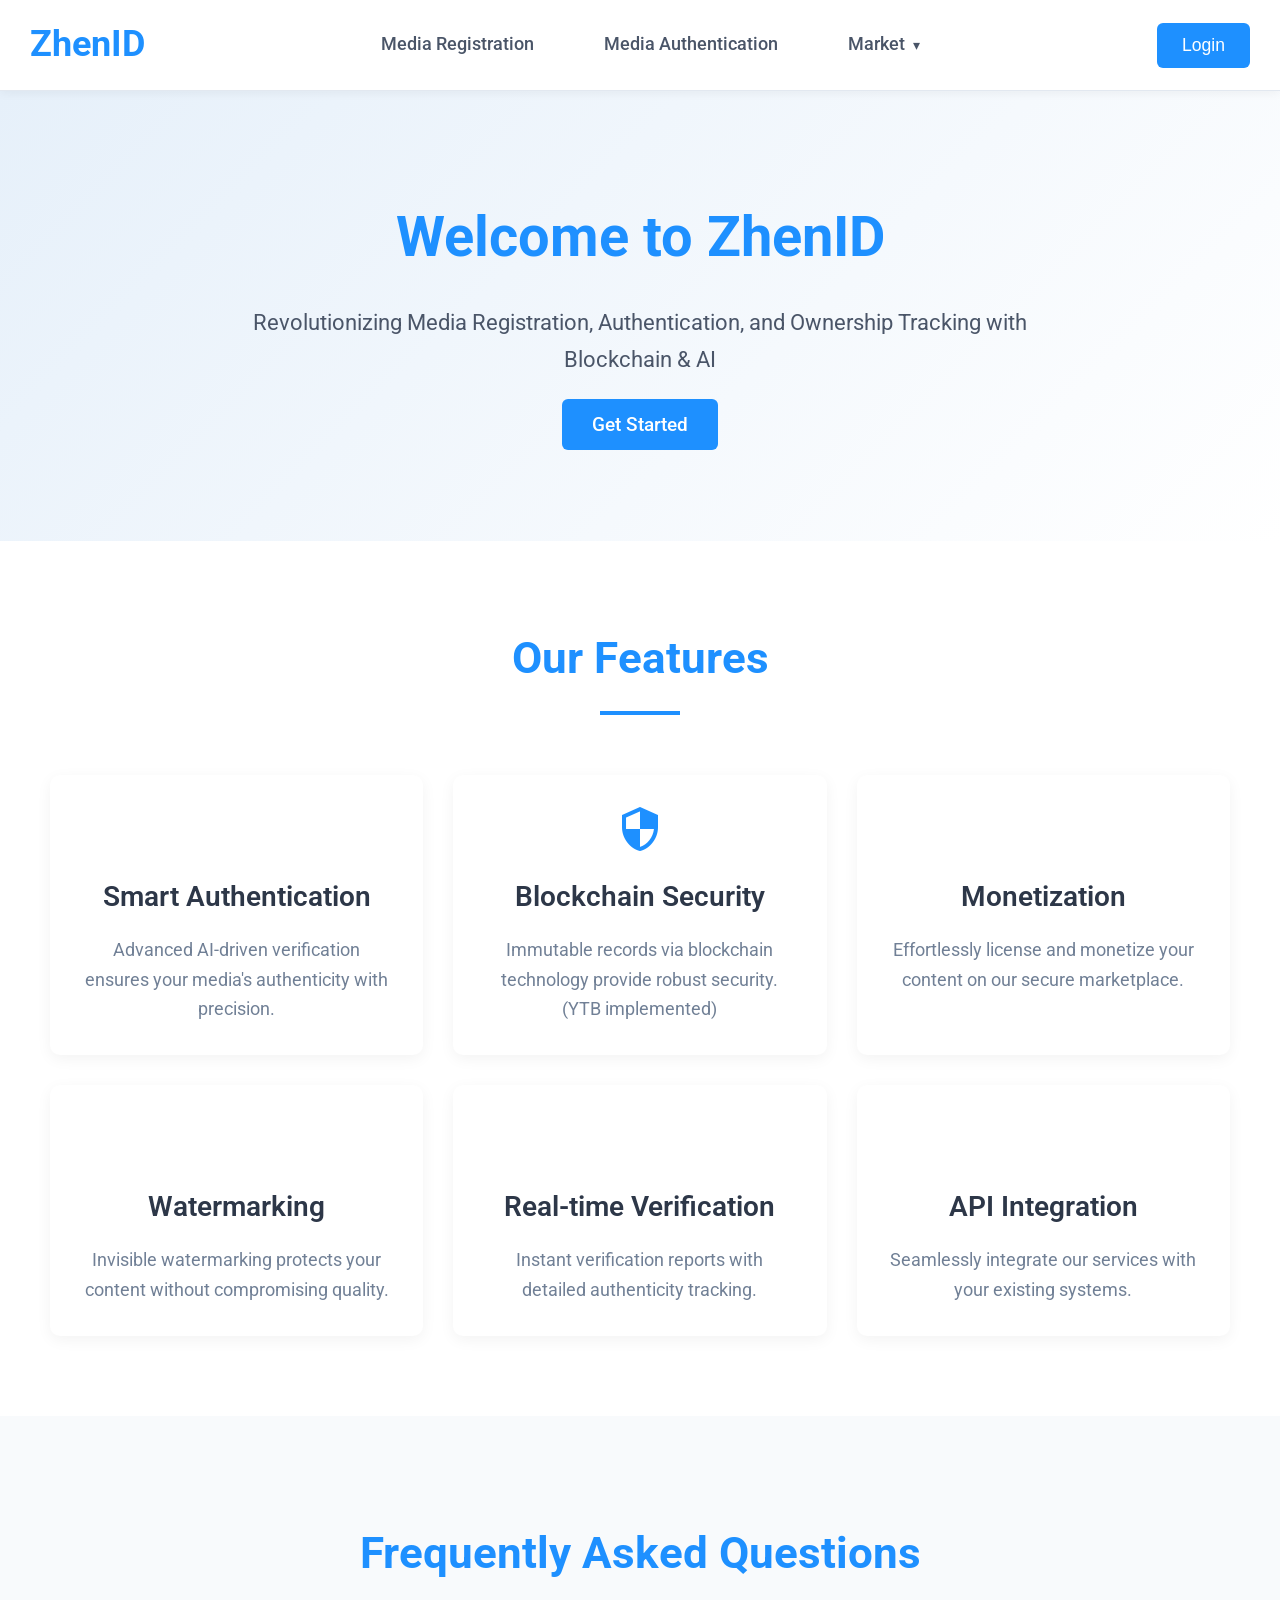
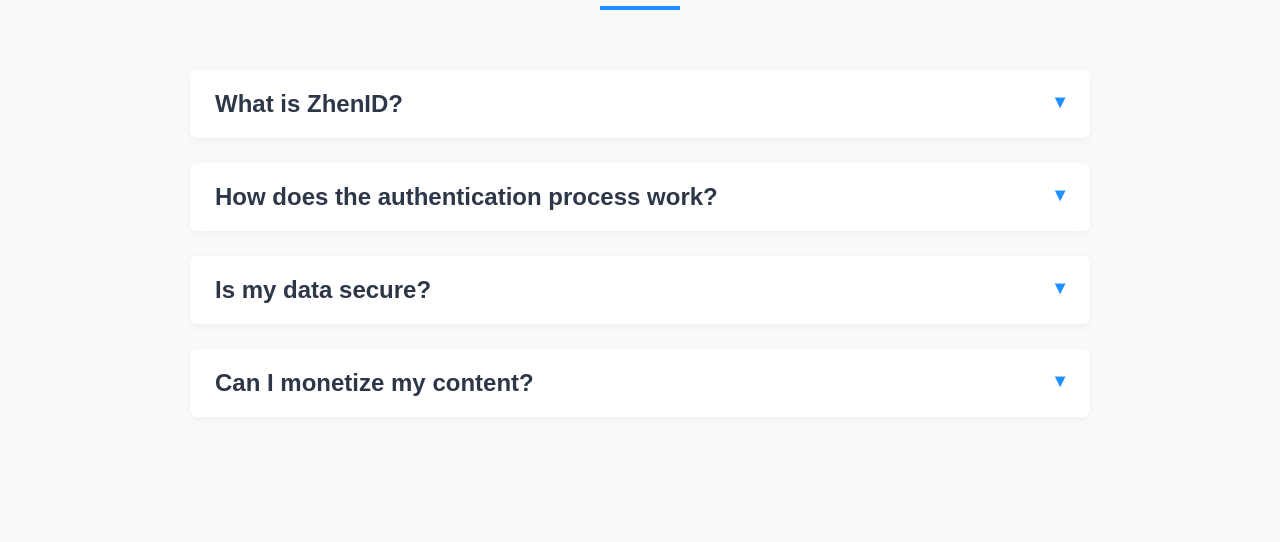
<file: index.html>
<!DOCTYPE html>
<html lang="en">
<head>
  <meta charset="UTF-8">
  <meta name="viewport" content="width=device-width, initial-scale=1">
  <title>ZhenID - Home</title>
  <!-- Google Fonts and Material Icons -->
  <link href="https://fonts.googleapis.com/css2?family=Roboto:wght@300;400;500;700&display=swap" rel="stylesheet">
  <link href="https://fonts.googleapis.com/icon?family=Material+Icons" rel="stylesheet">
  <style>
    /* =========================================
       Global Reset & Base Styles
    ========================================= */
    * {
      box-sizing: border-box;
      margin: 0;
      padding: 0;
    }
    body {
      font-family: 'Roboto', sans-serif;
      background-color: #f8fafc;
      color: #2d3748;
      line-height: 1.7;
      padding-top: 90px; /* Space for fixed navbar */
    }
    a {
      text-decoration: none;
      color: inherit;
    }
    .container {
      max-width: 1280px;
      margin: 0 auto;
      padding: 0 30px;
    }

    /* =========================================
       Navbar Styles (Fixed)
    ========================================= */
    .navbar {
      position: fixed;
      top: 0;
      left: 0;
      width: 100%;
      background: #ffffff;
      border-bottom: 1px solid #e2e8f0;
      box-shadow: 0 2px 10px rgba(0,0,0,0.05);
      z-index: 1000;
    }
    .navbar .container {
      height: 90px;
      display: flex;
      align-items: center;
      justify-content: space-between;
    }
    .logo h1 {
      font-size: 2.25rem;
      font-weight: 700;
      color: #1e90ff;
    }
    .nav-list {
      list-style: none;
      display: flex;
      align-items: center;
      gap: 50px;
    }
    .nav-link {
      font-size: 1.1rem;
      font-weight: 500;
      color: #4a5568;
      padding: 10px;
      transition: color 0.3s ease;
    }
    .nav-link:hover,
    .nav-link.active {
      color: #1e90ff;
    }
    .dropdown {
      position: relative;
    }
    .dropdown-toggle::after {
      content: ' ▾';
      font-size: 0.9rem;
      margin-left: 5px;
    }
    .dropdown-menu {
      position: absolute;
      top: 100%;
      left: 0;
      background: #ffffff;
      border: 1px solid #e2e8f0;
      box-shadow: 0 4px 12px rgba(0,0,0,0.1);
      display: none;
      list-style: none;
      padding: 10px 0;
      min-width: 150px;
      z-index: 1000;
    }
    .dropdown-menu li a {
      padding: 10px 20px;
      font-size: 1rem;
      color: #4a5568;
      transition: background-color 0.3s ease;
    }
    .dropdown-menu li a:hover {
      background-color: #edf2f7;
    }
    .dropdown:hover .dropdown-menu {
      display: block;
    }
    .nav-actions .btn-login {
      background-color: #1e90ff;
      color: #ffffff;
      border: none;
      padding: 12px 25px;
      border-radius: 6px;
      font-size: 1.1rem;
      font-weight: 500;
      cursor: pointer;
      transition: background-color 0.3s ease, transform 0.2s ease;
    }
    .nav-actions .btn-login:hover {
      background-color: #1c86ee;
      transform: translateY(-2px);
    }

    /* =========================================
       Hero Section
    ========================================= */
    .hero-section {
      background: linear-gradient(135deg, #e6f0fa 0%, #ffffff 100%);
      padding: 100px 20px;
      text-align: center;
      animation: fadeIn 1s ease-in forwards;
    }
    .hero-content h1 {
      font-size: 3.5rem;
      font-weight: 700;
      color: #1e90ff;
      margin-bottom: 20px;
    }
    .hero-content .lead {
      font-size: 1.35rem;
      color: #4a5568;
      max-width: 800px;
      margin: 0 auto 30px;
    }
    .btn-primary {
      background-color: #1e90ff;
      color: #ffffff;
      padding: 14px 30px;
      border-radius: 6px;
      font-size: 1.2rem;
      font-weight: 500;
      transition: background-color 0.3s ease, transform 0.2s ease;
    }
    .btn-primary:hover {
      background-color: #1c86ee;
      transform: translateY(-2px);
    }

    /* =========================================
       Features Section
    ========================================= */
    .features-section {
      padding: 80px 20px;
      background-color: #ffffff;
      animation: fadeIn 1s ease-in forwards;
      animation-delay: 0.5s;
    }
    .section-title {
      font-size: 2.75rem;
      font-weight: 700;
      color: #1e90ff;
      text-align: center;
      margin-bottom: 60px;
    }
    .section-title::after {
      content: '';
      display: block;
      width: 80px;
      height: 4px;
      background-color: #1e90ff;
      margin: 15px auto 0;
    }
    .feature-grid {
      display: grid;
      grid-template-columns: repeat(auto-fit, minmax(280px, 1fr));
      gap: 30px;
      max-width: 1200px;
      margin: 0 auto;
    }
    .feature-card {
      background-color: #ffffff;
      border-radius: 10px;
      padding: 30px;
      box-shadow: 0 4px 15px rgba(0,0,0,0.05);
      text-align: center;
      transition: transform 0.3s ease, box-shadow 0.3s ease;
    }
    .feature-card:hover {
      transform: translateY(-8px);
      box-shadow: 0 6px 20px rgba(0,0,0,0.1);
    }
    .feature-icon {
      font-size: 3rem;
      color: #1e90ff;
      margin-bottom: 20px;
    }
    .feature-title {
      font-size: 1.75rem;
      font-weight: 600;
      color: #2d3748;
      margin-bottom: 15px;
    }
    .feature-description {
      font-size: 1.1rem;
      color: #718096;
    }

    /* =========================================
       FAQ Section
    ========================================= */
    .faq-section {
      padding: 100px 20px;
      background-color: #f8fafc;
      animation: fadeIn 1s ease-in forwards;
      animation-delay: 1s;
    }
    .faq-accordion {
      max-width: 900px;
      margin: 0 auto;
    }
    .faq-item {
      margin-bottom: 25px;
      background-color: #ffffff;
      border-radius: 8px;
      box-shadow: 0 2px 10px rgba(0,0,0,0.05);
      overflow: hidden;
    }
    .faq-question {
      background-color: #ffffff;
      color: #2d3748;
      border: none;
      padding: 20px 25px;
      width: 100%;
      text-align: left;
      font-size: 1.5rem;
      font-weight: 600;
      cursor: pointer;
      transition: background-color 0.3s ease;
      position: relative;
    }
    .faq-question:hover {
      background-color: #edf2f7;
    }
    .faq-question::after {
      content: '▾';
      position: absolute;
      right: 25px;
      font-size: 1.2rem;
      color: #1e90ff;
    }
    .faq-question.active::after {
      content: '▴';
    }
    .faq-answer {
      display: none;
      padding: 25px;
      font-size: 1.15rem;
      color: #4a5568;
      background-color: #f8fafc;
      border-top: 1px solid #e2e8f0;
    }

    /* =========================================
       Modal Styles
    ========================================= */
    .modal {
      display: none;
      position: fixed;
      z-index: 2000;
      left: 0;
      top: 0;
      width: 100%;
      height: 100%;
      background-color: rgba(0,0,0,0.5);
      align-items: center;
      justify-content: center;
    }
    .modal-content {
      background-color: #ffffff;
      border-radius: 10px;
      padding: 30px;
      max-width: 480px;
      width: 90%;
      position: relative;
    }
    .close-button {
      position: absolute;
      top: 15px;
      right: 20px;
      font-size: 2rem;
      color: #718096;
      cursor: pointer;
    }
    .modal-title {
      font-size: 2rem;
      font-weight: 700;
      color: #1e90ff;
      text-align: center;
      margin-bottom: 25px;
    }
    .form-group {
      margin-bottom: 20px;
    }
    .form-group label {
      display: block;
      margin-bottom: 8px;
      font-weight: 500;
      color: #4a5568;
    }
    .form-group input {
      width: 100%;
      padding: 12px 15px;
      border: 1px solid #e2e8f0;
      border-radius: 6px;
      font-size: 1rem;
    }
    .modal-footer {
      text-align: center;
      margin-top: 20px;
      font-size: 0.95rem;
    }
    .modal-footer a {
      color: #1e90ff;
      font-weight: 500;
    }

    /* =========================================
       Utility Classes
    ========================================= */
    .hidden {
      display: none;
    }

    /* =========================================
       Animations
    ========================================= */
    @keyframes fadeIn {
      from { opacity: 0; transform: translateY(20px); }
      to { opacity: 1; transform: translateY(0); }
    }
  </style>
</head>
<body>
  <header class="navbar">
    <div class="container">
      <div class="logo">
        <h1><a href="index.html">ZhenID</a></h1>
      </div>
      <nav class="nav">
        <ul class="nav-list">
          <li><a href="registration.html" class="nav-link">Media Registration</a></li>
          <li><a href="verification.html" class="nav-link">Media Authentication</a></li>
          <li class="dropdown">
            <a href="#" class="nav-link dropdown-toggle">Market</a>
            <ul class="dropdown-menu">
              <li><a href="market.html?type=rent" class="dropdown-link">Rent</a></li>
              <li><a href="market.html?type=buy" class="dropdown-link">Buy</a></li>
            </ul>
          </li>
        </ul>
      </nav>
      <div class="nav-actions">
        <button class="btn-login" onclick="openModal()">Login</button>
      </div>
    </div>
  </header>

  <!-- Main Content -->
  <main id="home" class="main-content">
    <!-- Hero Section -->
    <section class="hero-section">
      <div class="container">
        <div class="hero-content">
          <h1>Welcome to ZhenID</h1>
          <p class="lead">Revolutionizing Media Registration, Authentication, and Ownership Tracking with Blockchain & AI</p>
          <a href="registration.html" class="btn-primary">Get Started</a>
        </div>
      </div>
    </section>

    <!-- Features Section -->
    <section class="features-section">
      <div class="container">
        <h2 class="section-title">Our Features</h2>
        <div class="feature-grid">
          <div class="feature-card">
            <span class="material-icons feature-icon">verified</span>
            <h3 class="feature-title">Smart Authentication</h3>
            <p class="feature-description">Advanced AI-driven verification ensures your media's authenticity with precision.</p>
          </div>
          <div class="feature-card">
            <span class="material-icons feature-icon">security</span>
            <h3 class="feature-title">Blockchain Security</h3>
            <p class="feature-description">Immutable records via blockchain technology provide robust security.(YTB implemented)</p>
          </div>
          <div class="feature-card">
            <span class="material-icons feature-icon">currency_exchange</span>
            <h3 class="feature-title">Monetization</h3>
            <p class="feature-description">Effortlessly license and monetize your content on our secure marketplace.</p>
          </div>
          <div class="feature-card">
            <span class="material-icons feature-icon">water_drop</span>
            <h3 class="feature-title">Watermarking</h3>
            <p class="feature-description">Invisible watermarking protects your content without compromising quality.</p>
          </div>
          <div class="feature-card">
            <span class="material-icons feature-icon">speed</span>
            <h3 class="feature-title">Real-time Verification</h3>
            <p class="feature-description">Instant verification reports with detailed authenticity tracking.</p>
          </div>
          <div class="feature-card">
            <span class="material-icons feature-icon">api</span>
            <h3 class="feature-title">API Integration</h3>
            <p class="feature-description">Seamlessly integrate our services with your existing systems.</p>
          </div>
        </div>
      </div>
    </section>

    <!-- FAQ Section -->
    <section class="faq-section">
      <div class="container">
        <h2 class="section-title">Frequently Asked Questions</h2>
        <div class="faq-accordion">
          <div class="faq-item">
            <button class="faq-question">What is ZhenID?</button>
            <div class="faq-answer">
              <p>ZhenID is a platform that revolutionizes media registration, authentication, and ownership tracking using blockchain and AI technologies.</p>
            </div>
          </div>
          <div class="faq-item">
            <button class="faq-question">How does the authentication process work?</button>
            <div class="faq-answer">
              <p>Our advanced AI-driven verification ensures your media's authenticity with precision, providing real-time verification reports.</p>
            </div>
          </div>
          <div class="faq-item">
            <button class="faq-question">Is my data secure?</button>
            <div class="faq-answer">
              <p>Yes, we use blockchain technology to provide immutable records, ensuring robust security for your data.(for now its stored in csv file)</p>
            </div>
          </div>
          <div class="faq-item">
            <button class="faq-question">Can I monetize my content?</button>
            <div class="faq-answer">
              <p>Absolutely! ZhenID offers a secure marketplace where you can license and monetize your content effortlessly.Both rent and buy options are available</p>
            </div>
          </div>
        </div>
      </div>
    </section>
  </main>

  <!-- Login Modal -->
  <div id="loginModal" class="modal">
    <div class="modal-content">
      <span class="close-button" onclick="closeModal()">×</span>
      <div class="modal-body" id="loginFormContainer">
        <h2 class="modal-title">Login to ZhenID</h2>
        <form id="loginFormModal" onsubmit="event.preventDefault(); alert('Logged in successfully!'); closeModal();">
          <div class="form-group">
            <label for="modalUsername">Username or Email</label>
            <input type="text" id="modalUsername" placeholder="Enter your username or email" required>
          </div>
          <div class="form-group">
            <label for="modalPassword">Password</label>
            <input type="password" id="modalPassword" placeholder="Enter your password" required>
          </div>
          <button type="submit" class="btn-primary">Login</button>
        </form>
        <p class="modal-footer">Don't have an account? <a href="#" onclick="toggleModalForms(event)">Sign Up</a></p>
      </div>
      <div class="modal-body hidden" id="signupModal">
        <h2 class="modal-title">Sign Up for ZhenID</h2>
        <form id="signupFormModal" onsubmit="event.preventDefault(); alert('Account created successfully! Please log in.'); toggleModalForms(event);">
          <div class="form-group">
            <label for="modalNewUsername">Username or Email</label>
            <input type="text" id="modalNewUsername" placeholder="Enter your username or email" required>
          </div>
          <div class="form-group">
            <label for="modalNewPassword">Password</label>
            <input type="password" id="modalNewPassword" placeholder="Enter your password" required>
          </div>
          <div class="form-group">
            <label for="modalConfirmPassword">Confirm Password</label>
            <input type="password" id="modalConfirmPassword" placeholder="Confirm your password" required>
          </div>
          <button type="submit" class="btn-primary">Sign Up</button>
        </form>
        <p class="modal-footer">Already have an account? <a href="#" onclick="toggleModalForms(event)">Login</a></p>
      </div>
    </div>
  </div>

  <!-- JavaScript for Modal and FAQ Functionality -->
  <script>
    // Modal Functions
    function toggleModalForms(e) {
      e.preventDefault();
      document.getElementById("loginFormContainer").classList.toggle("hidden");
      document.getElementById("signupModal").classList.toggle("hidden");
    }

    function openModal() {
      document.getElementById("loginModal").style.display = "flex";
    }

    function closeModal() {
      document.getElementById("loginModal").style.display = "none";
    }

    window.addEventListener("click", function(event) {
      var modal = document.getElementById("loginModal");
      if (event.target === modal) closeModal();
    });

    // FAQ Accordion Functionality
    document.querySelectorAll('.faq-question').forEach(button => {
      button.addEventListener('click', () => {
        const answer = button.nextElementSibling;
        const isOpen = answer.style.display === 'block';
        answer.style.display = isOpen ? 'none' : 'block';
        button.classList.toggle('active', !isOpen);
      });
    });
  </script>
</body>
</html>
</file>
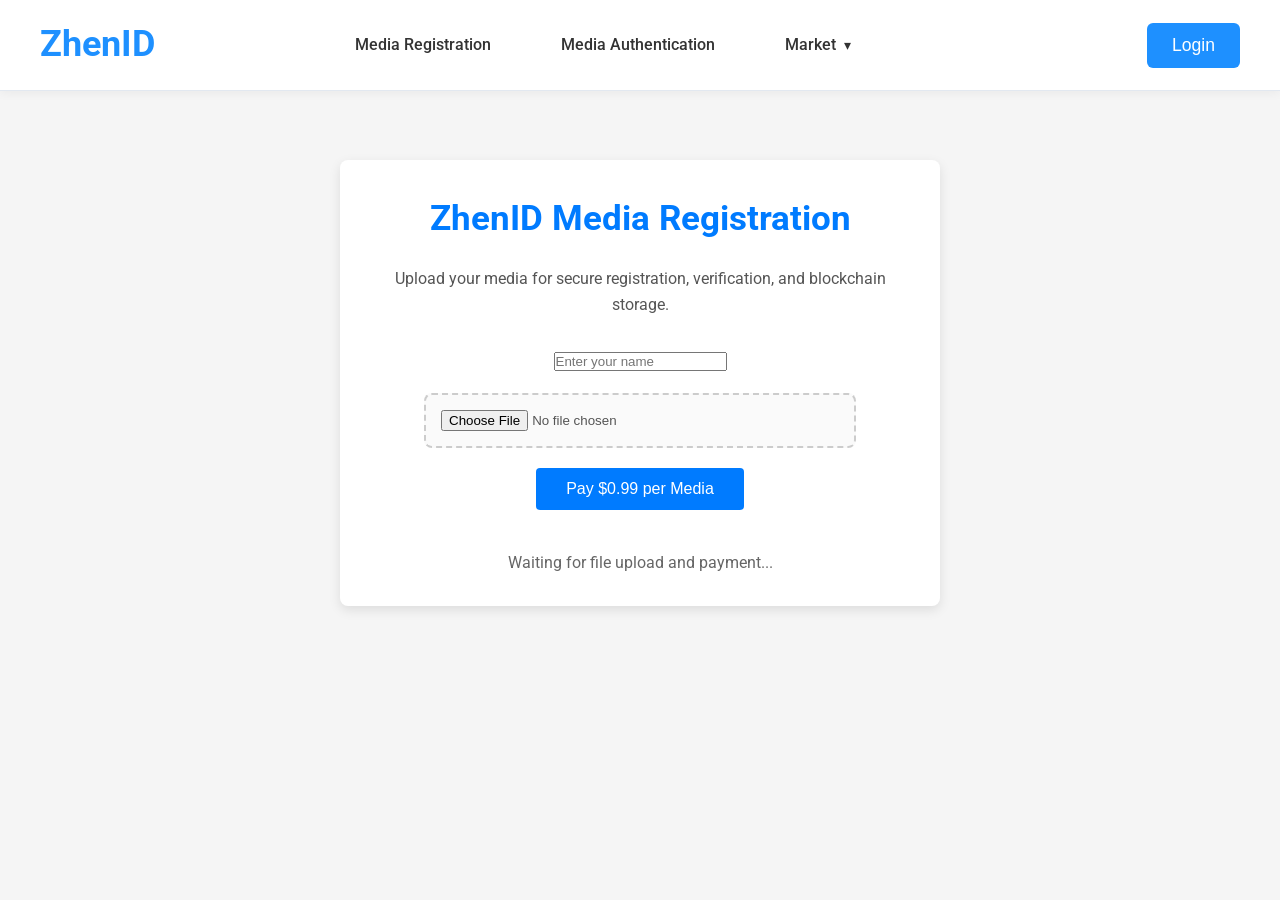
<file: registration.html>
<!DOCTYPE html>
<html lang="en">
<head>
  <meta charset="UTF-8">
  <meta name="viewport" content="width=device-width, initial-scale=1">
  <title>ZhenID - Media Registration</title>
  <link href="https://fonts.googleapis.com/css2?family=Roboto:wght@300;400;500;700&display=swap" rel="stylesheet">
  <link href="https://fonts.googleapis.com/icon?family=Material+Icons" rel="stylesheet">
  <link rel="stylesheet" href="css/style.css">
  <link rel="stylesheet" href="css/registration.css">
</head>
<body>
  
  <!-- Navbar -->
  <header class="navbar">
    <div class="container">
      <div class="logo">
        <h1><a href="index.html">ZhenID</a></h1>
      </div>
      <nav class="nav">
        <ul class="nav-list">
          <li><a href="registration.html" class="nav-link">Media Registration</a></li>
          <li><a href="verification.html" class="nav-link">Media Authentication</a></li>
          <li class="dropdown">
            <a href="#" class="nav-link dropdown-toggle">Market</a>
            <ul class="dropdown-menu">
              <li><a href="market.html?type=rent" class="dropdown-link">Rent</a></li>
              <li><a href="market.html?type=buy" class="dropdown-link">Buy</a></li>
            </ul>
          </li>
        </ul>
      </nav>
      <div class="nav-actions">
        <button class="btn-login" onclick="openModal()">Login</button>
      </div>
    </div>
  </header>

  <!-- Main Registration Section -->
  <main class="main-content">
    <section class="registration-section">
      <div class="content-box card">
        <h1>ZhenID Media Registration</h1>
        <p>Upload your media for secure registration, verification, and blockchain storage.</p>
        
        <!-- Uploader Name Input -->
        <input type="text" id="uploaderName" placeholder="Enter your name" required class="input-field">

        <!-- File Upload -->
        <input type="file" id="fileInput" accept="image/*,video/*" class="file-input">
        
        <!-- Payment Button -->
        <button onclick="processRegistrationPayment()" class="btn-primary">Pay $0.99 per Media</button>

        <!-- Registration Status -->
        <div id="regStatus" class="status">Waiting for file upload and payment...</div>

        <!-- Download Section -->
        <div id="downloadSection" class="hidden">
          <a id="downloadLink" href="#" download="watermarked_media">Download Watermarked Media</a>
        </div>
      </div>
    </section>
  </main>

  <!-- Login/Signup Modal -->
  <div id="loginModal" class="modal">
    <div class="modal-content">
      <span class="close-button" onclick="closeModal()">&times;</span>

      <!-- Login Form -->
      <div class="modal-body" id="loginFormContainer">
        <h2 class="modal-title">Login to ZhenID</h2>
        <form id="loginFormModal" onsubmit="event.preventDefault(); alert('Logged in successfully!'); closeModal();">
          <div class="form-group">
            <label for="modalUsername">Username or Email</label>
            <input type="text" id="modalUsername" placeholder="Enter your username or email" required>
          </div>
          <div class="form-group">
            <label for="modalPassword">Password</label>
            <input type="password" id="modalPassword" placeholder="Enter your password" required>
          </div>
          <button type="submit" class="btn-primary">Login</button>
        </form>
        <p class="modal-footer">Don't have an account? <a href="#" onclick="toggleModalForms(event)">Sign Up</a></p>
      </div>

      <!-- Signup Form (hidden by default) -->
      <div class="modal-body hidden" id="signupModal">
        <h2 class="modal-title">Sign Up for ZhenID</h2>
        <form id="signupFormModal" onsubmit="event.preventDefault(); alert('Account created successfully! Please log in.'); toggleModalForms(event);">
          <div class="form-group">
            <label for="modalNewUsername">Username or Email</label>
            <input type="text" id="modalNewUsername" placeholder="Enter your username or email" required>
          </div>
          <div class="form-group">
            <label for="modalNewPassword">Password</label>
            <input type="password" id="modalNewPassword" placeholder="Enter your password" required>
          </div>
          <div class="form-group">
            <label for="modalConfirmPassword">Confirm Password</label>
            <input type="password" id="modalConfirmPassword" placeholder="Confirm your password" required>
          </div>
          <button type="submit" class="btn-primary">Sign Up</button>
        </form>
        <p class="modal-footer">Already have an account? <a href="#" onclick="toggleModalForms(event)">Login</a></p>
      </div>
    </div>
  </div>

  <script src="js/registration.js"></script>
  <script src="js/app.js"></script>
</body>
</html>
</file>
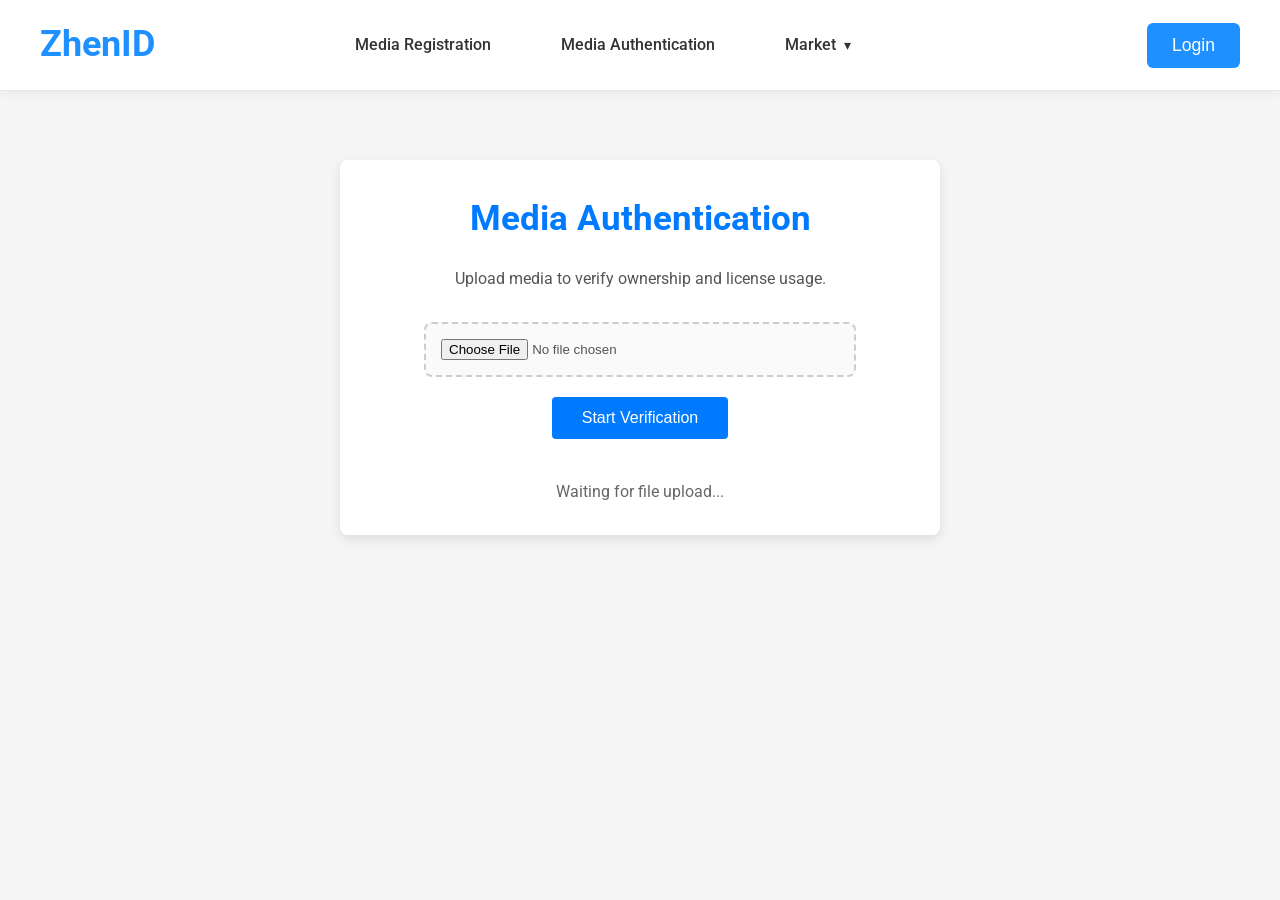
<file: verification.html>
<!DOCTYPE html>
<html lang="en">
<head>
  <meta charset="UTF-8" />
  <meta name="viewport" content="width=device-width, initial-scale=1.0" />
  <title>ZhenID - Media Verification</title>
  <!-- Google Fonts and Material Icons -->
  <link href="https://fonts.googleapis.com/css2?family=Roboto:wght@300;400;500;700&display=swap" rel="stylesheet">
  <link href="https://fonts.googleapis.com/icon?family=Material+Icons" rel="stylesheet">
  <!-- External CSS -->
  <link rel="stylesheet" href="css/style.css" />
  <link rel="stylesheet" href="css/verification.css" />
</head>
<body>
  <!-- Navbar -->
 <header class="navbar">
    <div class="container">
      <div class="logo">
        <h1><a href="index.html">ZhenID</a></h1>
      </div>
      <nav class="nav">
        <ul class="nav-list">
          <li><a href="registration.html" class="nav-link">Media Registration</a></li>
          <li><a href="verification.html" class="nav-link">Media Authentication</a></li>
          <li class="dropdown">
            <a href="#" class="nav-link dropdown-toggle">Market</a>
            <ul class="dropdown-menu">
              <li><a href="market.html?type=rent" class="dropdown-link">Rent</a></li>
              <li><a href="market.html?type=buy" class="dropdown-link">Buy</a></li>
            </ul>
          </li>
        </ul>
      </nav>
      <div class="nav-actions">
        <button class="btn-login" onclick="openModal()">Login</button>
      </div>
    </div>
  </header>

  <!-- Main Content -->
  <main class="main-content">
    <section class="verification-section">
      <div class="content-box card">
        <h1>Media Authentication</h1>
        <p>Upload media to verify ownership and license usage.</p>
        
        <!-- File Input -->
        <input type="file" id="verFileInput" accept="image/*,video/*" />
        <button onclick="startVerification()" class="btn-primary">Start Verification</button>
        
        <div id="verStatus" class="status">Waiting for file upload...</div>
        
        <!-- Creator Details (Hidden by default) -->
        <div id="creatorDetails" class="hidden">
          <h2>Image Details</h2>
          <div id="aiAnalysis" class="status"></div>
          <div id="otherUploads"></div>
          <button onclick="processPayment()" class="btn-primary">Pay & Download Licensed Media</button>
        </div>

        <!-- Payment Status & Download Section -->
        <div id="paymentStatus" class="status hidden"></div>
        <div id="downloadCreatorSection" class="hidden">
          <a id="downloadCreatorLink" href="#" download="licensed_media">Download Licensed Media</a>
        </div>
      </div>
    </section>
  </main>

  <!-- External JavaScript -->
  <script src="js/verification.js"></script>
</body>
</html>
</file>
<file: css/style.css>
/* =========================================
   Global Reset & Base Styles
========================================= */
* {
  box-sizing: border-box;
  margin: 0;
  padding: 0;
}
body {
  font-family: 'Roboto', sans-serif;
  background-color: #f5f5f5;
  color: #333;
  line-height: 1.6;
  padding-top: 80px; /* Reserve space for the fixed navbar */
}
a {
  text-decoration: none;
  color: inherit;
}

/* =========================================
   Navbar Styles (Fixed)
========================================= */
.header {
  position: fixed;
  top: 0;
  left: 0;
  width: 100%;
  background-color: #ffffff;
  border-bottom: 1px solid #ddd;
  z-index: 1000;
}
.container {
  max-width: 1200px;
  margin: 0 auto;
  padding: 0 20px;
  display: flex;
  align-items: center;
  justify-content: space-between;
  height: 80px;
}
.logo h1 {
  font-size: 1.8rem;
  color: #007BFF;
}
.nav {
  margin-left: 40px;
}
.nav-list {
  list-style: none;
  display: flex;
  gap: 20px;
}
.nav-list li a {
  font-size: 1rem;
  color: #333;
  transition: color 0.3s;
}
.nav-list li a:hover {
  color: #007BFF;
}
.nav-actions .btn-login {
  background-color: #007BFF;
  color: #fff;
  border: none;
  padding: 10px 20px;
  border-radius: 4px;
  font-size: 1rem;
  cursor: pointer;
  transition: background-color 0.3s;
}
.nav-actions .btn-login:hover {
  background-color: #0056b3;
}

/* =========================================
   Hero Section
========================================= */
.hero-section {
  background-color: #e9f5ff;
  padding: 80px 20px;
  text-align: center;
}
.hero-content h1 {
  font-size: 3rem;
  color: #007BFF;
  margin-bottom: 16px;
}
.hero-content .lead {
  font-size: 1.25rem;
  color: #555;
  margin-bottom: 24px;
}
.btn-primary {
  background-color: #007BFF;
  color: #fff;
  padding: 12px 24px;
  border-radius: 4px;
  font-size: 1rem;
  transition: background-color 0.3s;
}
.btn-primary:hover {
  background-color: #0056b3;
}

/* =========================================
   Feature Cards Section
========================================= */
.features-section {
  padding: 40px 20px;
  background-color: #fff;
}
.features-section .section-title {
  font-size: 2rem;
  color: #007BFF;
  text-align: center;
  margin-bottom: 40px;
}
.feature-grid {
  display: grid;
  grid-template-columns: repeat(3, 1fr);
  gap: 24px;
  justify-items: center;
  max-width: 1200px;
  margin: 0 auto;
  padding: 0 20px;
}
.feature-card {
  background-color: #ffffff;
  border-radius: 8px;
  padding: 20px;
  box-shadow: 0 2px 4px rgba(0, 0, 0, 0.1);
  text-align: center;
  transition: transform 0.3s;
  width: 100%;
  max-width: 300px;
}
.feature-card:hover {
  transform: translateY(-5px);
}
.feature-icon {
  font-size: 48px;
  color: #007BFF;
  margin-bottom: 12px;
}
.feature-title {
  font-size: 1.5rem;
  margin-bottom: 8px;
  color: #333;
}
.feature-description {
  font-size: 1rem;
  color: #555;
}

/* =========================================
   Modal Styles for Login/Signup
========================================= */
.modal {
  display: none;
  position: fixed;
  z-index: 2000;
  left: 0;
  top: 0;
  width: 100%;
  height: 100%;
  background-color: rgba(0, 0, 0, 0.6);
  align-items: center;
  justify-content: center;
}
.modal-content {
  background-color: #ffffff;
  border-radius: 8px;
  padding: 20px;
  max-width: 500px;
  width: 90%;
  position: relative;
}
.close-button {
  position: absolute;
  top: 10px;
  right: 20px;
  font-size: 2rem;
  color: #333;
  cursor: pointer;
}
.modal-body {
  padding: 20px 0;
}
.modal-title {
  font-size: 1.8rem;
  color: #007BFF;
  text-align: center;
  margin-bottom: 20px;
}
.form-group {
  margin-bottom: 16px;
}
.form-group label {
  display: block;
  margin-bottom: 8px;
  color: #555;
}
.form-group input {
  width: 100%;
  padding: 10px 14px;
  border: 1px solid #ccc;
  border-radius: 4px;
}
.modal-footer {
  text-align: center;
  margin-top: 20px;
  font-size: 0.9rem;
}
.modal-footer a {
  color: #007BFF;
  cursor: pointer;
}

/* =========================================
   Utility Classes
========================================= */
.hidden {
  display: none;
}


/* Global Reset */
* {
  box-sizing: border-box;
  margin: 0;
  padding: 0;
}

/* Navbar Container */
.navbar {
  position: fixed;
  top: 0;
  left: 0;
  width: 100%;
  background: #fff;
  border-bottom: 1px solid #ddd;
  box-shadow: 0 2px 4px rgba(0,0,0,0.05);
  z-index: 1000;
}

.container {
  max-width: 1200px;
  margin: 0 auto;
  padding: 0 20px;
  height: 80px;
  display: flex;
  align-items: center;
  justify-content: space-between;
}

/* Logo */
.logo h1 {
  font-size: 1.8rem;
  font-weight: bold;
  color: #007BFF;
}
.logo h1 a {
  color: inherit;
}

/* Navigation Links */
.nav {
  margin-left: 40px;
  flex-grow: 1;
}
.nav-list {
  list-style: none;
  display: flex;
  align-items: center;
  gap: 30px;
}

.nav-list li {
  position: relative;
}

.nav-link {
  font-size: 1rem;
  color: #333;
  padding: 8px 12px;
  transition: color 0.3s;
}

.nav-link:hover,
.nav-link.active {
  color: #007BFF;
}

/* Dropdown Menu for Market */
.dropdown {
  position: relative;
}

.dropdown-toggle::after {
  content: ' ▾';
  font-size: 0.8rem;
  margin-left: 4px;
}

.dropdown-menu {
  position: absolute;
  top: 100%;
  left: 0;
  background: #fff;
  border: 1px solid #ddd;
  box-shadow: 0 2px 8px rgba(0,0,0,0.1);
  display: none;
  list-style: none;
  padding: 0;
  margin: 0;
  min-width: 120px;
  z-index: 1000;
}

.dropdown-menu li a {
  display: block;
  padding: 10px 15px;
  font-size: 0.95rem;
  color: #333;
  transition: background-color 0.3s;
}

.dropdown-menu li a:hover {
  background-color: #f5f5f5;
}

/* Show dropdown on hover */
.dropdown:hover .dropdown-menu {
  display: block;
}

/* Login Button */
.nav-actions .btn-login {
  background-color: #007BFF;
  color: #fff;
  border: none;
  padding: 10px 20px;
  border-radius: 4px;
  font-size: 1rem;
  cursor: pointer;
  transition: background-color 0.3s;
}

.nav-actions .btn-login:hover {
  background-color: #0056b3;
}

/* Navbar Container */
.container {
  max-width: 1200px;
  margin: 0 auto;
  padding: 0 20px;
  height: 80px;
  display: flex;
  align-items: center;
  justify-content: space-between;
}

/* Logo */
.logo {
  flex-shrink: 0; /* Prevents it from shrinking */
  margin-right: 60px; /* Adds spacing between logo and nav */
}

.logo h1 {
  font-size: 1.8rem;
  font-weight: bold;
  color: #007BFF;
}
.logo h1 a {
  text-decoration: none;
  color: inherit;
}

/* Navigation */
.nav {
  flex-grow: 1;
}

.nav-list {
  list-style: none;
  display: flex;
  align-items: center;
  gap: 30px;
}

/* Login Button */
.nav-actions {
  margin-left: 30px; /* Adds spacing before the login button */
}

/* Navbar Container */
.container {
  max-width: 1200px;
  margin: 0 auto;
  padding: 0 20px;
  height: 80px;
  display: flex;
  align-items: center;
  justify-content: space-between;
}

/* Logo */
.logo {
  flex-shrink: 0; /* Prevents shrinking */
  margin-right: 100px; /* Increased space between logo and nav */
}

.logo h1 {
  font-size: 1.8rem;
  font-weight: bold;
  color: #007BFF;
}
.logo h1 a {
  text-decoration: none;
  color: inherit;
}

/* Navigation */
.nav {
  flex-grow: 1;
}

.nav-list {
  list-style: none;
  display: flex;
  align-items: center;
  gap: 40px; /* Increased gap between nav items */
}

/* Login Button */
.nav-actions {
  margin-left: 50px; /* More space before login button */
}
/* Navbar Container */
.container {
  max-width: 1300px;
  margin: 0 auto;
  padding: 0 40px;
  height: 80px;
  display: flex;
  align-items: center;
  justify-content: space-between;
}

/* Logo */
.logo {
  flex-shrink: 0; /* Prevents shrinking */
  margin-right: 150px; /* EVEN MORE space between logo and nav */
}

.logo h1 {
  font-size: 2rem;
  font-weight: bold;
  color: #007BFF;
}
.logo h1 a {
  text-decoration: none;
  color: inherit;
}

/* Navigation */
.nav {
  flex-grow: 1;
}

.nav-list {
  list-style: none;
  display: flex;
  align-items: center;
  gap: 60px; /* More spacing between nav items */
}

/* Login Button */
.nav-actions {
  margin-left: 80px; /* More space before login button */
}
</file>
<file: css/registration.css>
/* =========================================
   Global Reset & Base Styles
========================================= */
* {
  margin: 0;
  padding: 0;
  box-sizing: border-box;
}

body {
  font-family: 'Roboto', sans-serif;
  background-color: #f5f5f5;
  color: #333;
  line-height: 1.6;
  padding-top: 80px; /* Reserve space for fixed navbar */
}

a {
  text-decoration: none;
  color: inherit;
}

/* =========================================
   Main Content & Registration Section
========================================= */
.main-content {
  padding: 40px 20px;
}

.registration-section {
  display: flex;
  justify-content: center;
  align-items: center;
  padding: 40px 20px;
}

.content-box.card {
  background-color: #fff;
  border-radius: 8px;
  box-shadow: 0 4px 12px rgba(0, 0, 0, 0.1);
  padding: 30px;
  max-width: 600px;
  width: 100%;
  text-align: center;
}

.content-box.card h1 {
  font-size: 2.2rem;
  color: #007BFF;
  margin-bottom: 20px;
}

.content-box.card p {
  font-size: 1rem;
  color: #555;
  margin-bottom: 30px;
}

/* File Input */
.content-box.card input[type="file"] {
  display: block;
  margin: 20px auto;
  padding: 15px;
  border: 2px dashed #ccc;
  border-radius: 8px;
  width: 80%;
  background-color: #fafafa;
  color: #555;
  text-align: center;
  transition: border-color 0.3s;
}

.content-box.card input[type="file"]:hover {
  border-color: #007BFF;
}

/* Payment Button */
.btn-primary {
  background-color: #007BFF;
  color: #fff;
  padding: 12px 30px;
  border: none;
  border-radius: 4px;
  font-size: 1rem;
  cursor: pointer;
  transition: background-color 0.3s;
  margin-bottom: 20px;
}

.btn-primary:hover {
  background-color: #0056b3;
}

/* Status Message */
.status {
  font-size: 1rem;
  color: #666;
  margin-top: 20px;
}

/* Download Section */
#downloadSection {
  margin-top: 20px;
}

#downloadSection a {
  background-color: #28a745;
  color: #fff;
  padding: 10px 20px;
  border-radius: 4px;
  display: inline-block;
  transition: background-color 0.3s;
}

#downloadSection a:hover {
  background-color: #218838;
}

/* =========================================
   Modal Styles for Login/Signup
========================================= */
.modal {
  display: none;
  position: fixed;
  z-index: 2000;
  left: 0;
  top: 0;
  width: 100%;
  height: 100%;
  background-color: rgba(0,0,0,0.6);
  align-items: center;
  justify-content: center;
}

.modal-content {
  background-color: #ffffff;
  border-radius: 8px;
  padding: 20px;
  max-width: 500px;
  width: 90%;
  position: relative;
}

.close-button {
  position: absolute;
  top: 10px;
  right: 20px;
  font-size: 2rem;
  color: #333;
  cursor: pointer;
}

.modal-body {
  padding: 20px 0;
}

.modal-title {
  font-size: 1.8rem;
  color: #007BFF;
  text-align: center;
  margin-bottom: 20px;
}

.form-group {
  margin-bottom: 16px;
}

.form-group label {
  display: block;
  margin-bottom: 8px;
  color: #555;
}

.form-group input {
  width: 100%;
  padding: 10px 14px;
  border: 1px solid #ccc;
  border-radius: 4px;
}

.modal-footer {
  text-align: center;
  margin-top: 20px;
  font-size: 0.9rem;
}

.modal-footer a {
  color: #007BFF;
  cursor: pointer;
}

/* =========================================
   Utility Classes
========================================= */
.hidden {
  display: none;
}

/* =========================================
       Navbar Styles (Fixed)
    ========================================= */
    .navbar {
      position: fixed;
      top: 0;
      left: 0;
      width: 100%;
      background: #ffffff;
      border-bottom: 1px solid #e2e8f0;
      box-shadow: 0 2px 10px rgba(0,0,0,0.05);
      z-index: 1000;
    }
    .navbar .container {
      height: 90px;
      display: flex;
      align-items: center;
      justify-content: space-between;
    }
    .logo h1 {
      font-size: 2.25rem;
      font-weight: 700;
      color: #1e90ff;
    }
    .nav-list {
      list-style: none;
      display: flex;
      align-items: center;
      gap: 50px;
    }
    .nav-link {
      font-size: 1.1rem;
      font-weight: 500;
      color: #4a5568;
      padding: 10px;
      transition: color 0.3s ease;
    }
    .nav-link:hover,
    .nav-link.active {
      color: #1e90ff;
    }
    .dropdown {
      position: relative;
    }
    .dropdown-toggle::after {
      content: ' ▾';
      font-size: 0.9rem;
      margin-left: 5px;
    }
    .dropdown-menu {
      position: absolute;
      top: 100%;
      left: 0;
      background: #ffffff;
      border: 1px solid #e2e8f0;
      box-shadow: 0 4px 12px rgba(0,0,0,0.1);
      display: none;
      list-style: none;
      padding: 10px 0;
      min-width: 150px;
      z-index: 1000;
    }
    .dropdown-menu li a {
      padding: 10px 20px;
      font-size: 1rem;
      color: #4a5568;
      transition: background-color 0.3s ease;
    }
    .dropdown-menu li a:hover {
      background-color: #edf2f7;
    }
    .dropdown:hover .dropdown-menu {
      display: block;
    }
    .nav-actions .btn-login {
      background-color: #1e90ff;
      color: #ffffff;
      border: none;
      padding: 12px 25px;
      border-radius: 6px;
      font-size: 1.1rem;
      font-weight: 500;
      cursor: pointer;
      transition: background-color 0.3s ease, transform 0.2s ease;
    }
    .nav-actions .btn-login:hover {
      background-color: #1c86ee;
      transform: translateY(-2px);
    }
</file>
<file: css/verification.css>
/* =========================================
   Global Reset & Base Styles
========================================= */
* {
  margin: 0;
  padding: 0;
  box-sizing: border-box;
}

body {
  font-family: 'Roboto', sans-serif;
  background-color: #f5f5f5;
  color: #333;
  line-height: 1.6;
  padding-top: 80px; /* Reserve space for fixed navbar */
}

a {
  text-decoration: none;
  color: inherit;
}



/* =========================================
   Main Content & Verification Section
========================================= */
.main-content {
  padding: 40px 20px;
}

.verification-section {
  display: flex;
  justify-content: center;
  align-items: center;
  padding: 40px 20px;
}

.content-box.card {
  background-color: #fff;
  border-radius: 8px;
  box-shadow: 0 4px 12px rgba(0, 0, 0, 0.1);
  padding: 30px;
  max-width: 600px;
  width: 100%;
  text-align: center;
}

.content-box.card h1 {
  font-size: 2.2rem;
  color: #007BFF;
  margin-bottom: 20px;
}

.content-box.card p {
  font-size: 1rem;
  color: #555;
  margin-bottom: 30px;
}

/* File Input */
.content-box.card input[type="file"] {
  display: block;
  margin: 20px auto;
  padding: 15px;
  border: 2px dashed #ccc;
  border-radius: 8px;
  width: 80%;
  background-color: #fafafa;
  color: #555;
  text-align: center;
  transition: border-color 0.3s;
}

.content-box.card input[type="file"]:hover {
  border-color: #007BFF;
}

/* Button Styles */
.btn-primary {
  background-color: #007BFF;
  color: #fff;
  padding: 12px 30px;
  border: none;
  border-radius: 4px;
  font-size: 1rem;
  cursor: pointer;
  transition: background-color 0.3s;
  margin-bottom: 20px;
}

.btn-primary:hover {
  background-color: #0056b3;
}

/* Status Messages */
.status {
  font-size: 1rem;
  color: #666;
  margin-top: 20px;
}

/* Creator Details Section */
#creatorDetails {
  margin-top: 20px;
  text-align: left;
}

#creatorDetails h2 {
  color: #007BFF;
  margin-bottom: 10px;
}

#creatorDetails p {
  font-size: 1rem;
  color: #555;
  margin-bottom: 10px;
}

/* Payment Status & Download Section */
#paymentStatus {
  margin-top: 20px;
}

#downloadCreatorSection {
  margin-top: 20px;
}

#downloadCreatorSection a {
  background-color: #28a745;
  color: #fff;
  padding: 10px 20px;
  border-radius: 4px;
  display: inline-block;
  transition: background-color 0.3s;
}

#downloadCreatorSection a:hover {
  background-color: #218838;
}

/* =========================================
   Modal Styles for Login/Signup
========================================= */
.modal {
  display: none;
  position: fixed;
  z-index: 2000;
  left: 0;
  top: 0;
  width: 100%;
  height: 100%;
  background-color: rgba(0,0,0,0.6);
  align-items: center;
  justify-content: center;
}

.modal-content {
  background-color: #ffffff;
  border-radius: 8px;
  padding: 20px;
  max-width: 500px;
  width: 90%;
  position: relative;
}

.close-button {
  position: absolute;
  top: 10px;
  right: 20px;
  font-size: 2rem;
  color: #333;
  cursor: pointer;
}

.modal-body {
  padding: 20px 0;
}

.modal-title {
  font-size: 1.8rem;
  color: #007BFF;
  text-align: center;
  margin-bottom: 20px;
}

.form-group {
  margin-bottom: 16px;
}

.form-group label {
  display: block;
  margin-bottom: 8px;
  color: #555;
}

.form-group input {
  width: 100%;
  padding: 10px 14px;
  border: 1px solid #ccc;
  border-radius: 4px;
}

.modal-footer {
  text-align: center;
  margin-top: 20px;
  font-size: 0.9rem;
}

.modal-footer a {
  color: #007BFF;
  cursor: pointer;
}

/* =========================================
   Utility Classes
========================================= */
.hidden {
  display: none;
}

/* =========================================
       Navbar Styles (Fixed)
    ========================================= */
    .navbar {
      position: fixed;
      top: 0;
      left: 0;
      width: 100%;
      background: #ffffff;
      border-bottom: 1px solid #e2e8f0;
      box-shadow: 0 2px 10px rgba(0,0,0,0.05);
      z-index: 1000;
    }
    .navbar .container {
      height: 90px;
      display: flex;
      align-items: center;
      justify-content: space-between;
    }
    .logo h1 {
      font-size: 2.25rem;
      font-weight: 700;
      color: #1e90ff;
    }
    .nav-list {
      list-style: none;
      display: flex;
      align-items: center;
      gap: 50px;
    }
    .nav-link {
      font-size: 1.1rem;
      font-weight: 500;
      color: #4a5568;
      padding: 10px;
      transition: color 0.3s ease;
    }
    .nav-link:hover,
    .nav-link.active {
      color: #1e90ff;
    }
    .dropdown {
      position: relative;
    }
    .dropdown-toggle::after {
      content: ' ▾';
      font-size: 0.9rem;
      margin-left: 5px;
    }
    .dropdown-menu {
      position: absolute;
      top: 100%;
      left: 0;
      background: #ffffff;
      border: 1px solid #e2e8f0;
      box-shadow: 0 4px 12px rgba(0,0,0,0.1);
      display: none;
      list-style: none;
      padding: 10px 0;
      min-width: 150px;
      z-index: 1000;
    }
    .dropdown-menu li a {
      padding: 10px 20px;
      font-size: 1rem;
      color: #4a5568;
      transition: background-color 0.3s ease;
    }
    .dropdown-menu li a:hover {
      background-color: #edf2f7;
    }
    .dropdown:hover .dropdown-menu {
      display: block;
    }
    .nav-actions .btn-login {
      background-color: #1e90ff;
      color: #ffffff;
      border: none;
      padding: 12px 25px;
      border-radius: 6px;
      font-size: 1.1rem;
      font-weight: 500;
      cursor: pointer;
      transition: background-color 0.3s ease, transform 0.2s ease;
    }
    .nav-actions .btn-login:hover {
      background-color: #1c86ee;
      transform: translateY(-2px);
    }
</file>
